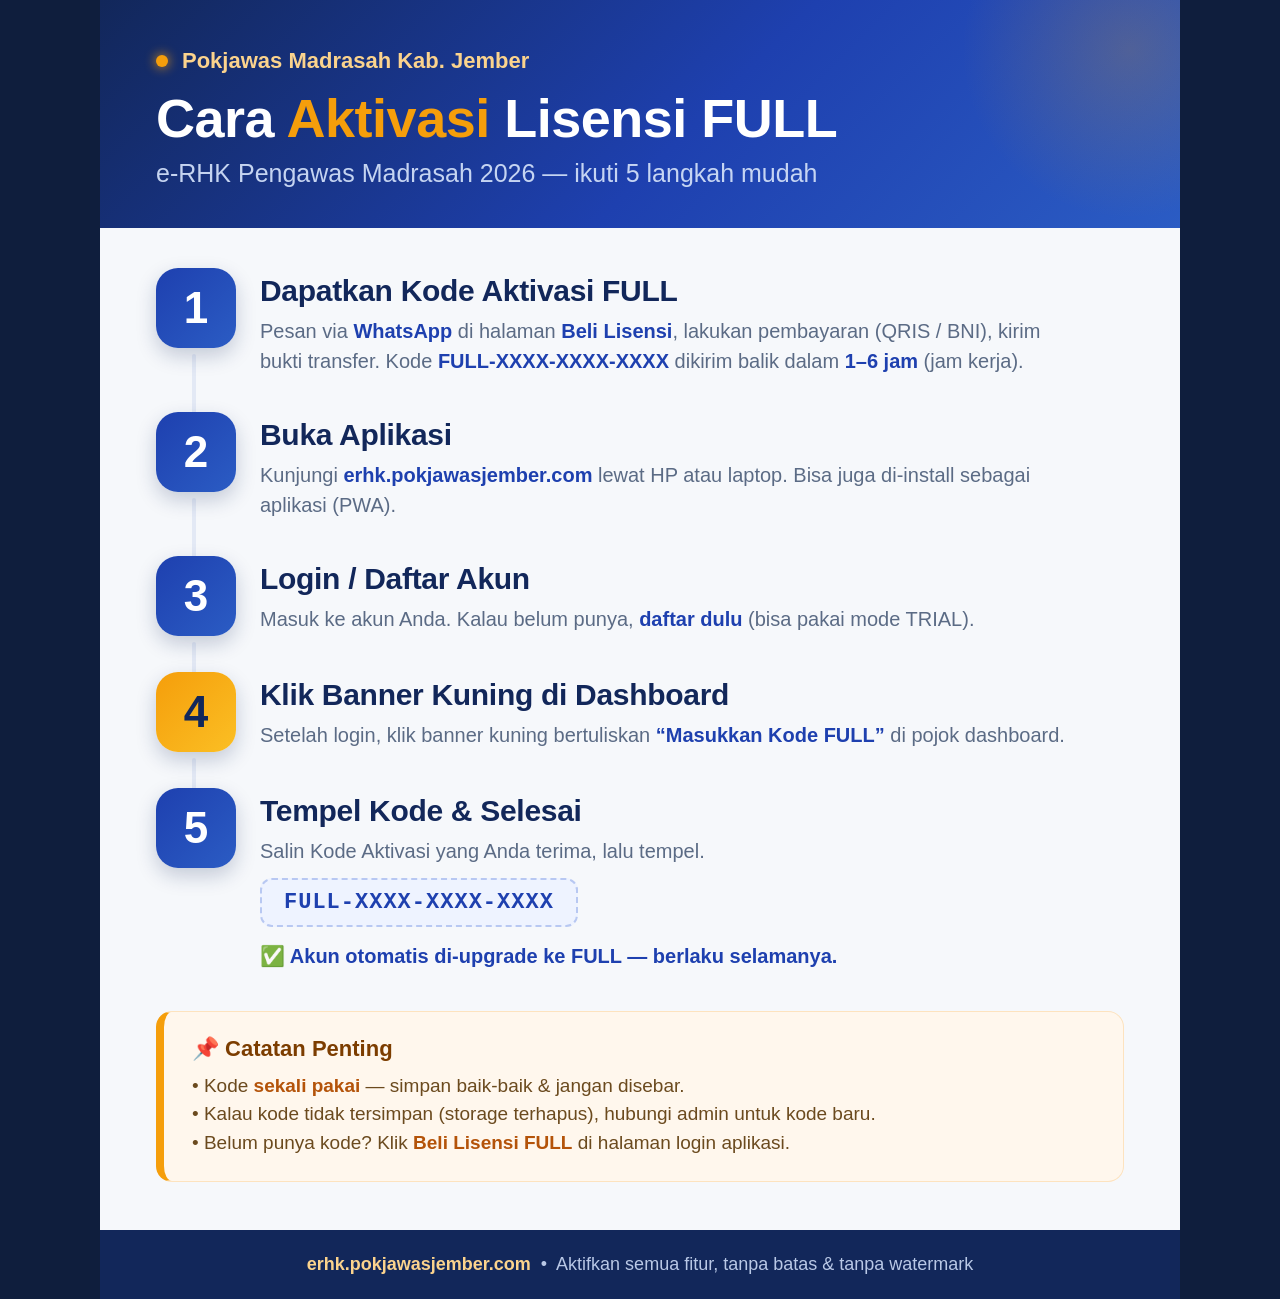
<file: infografis-aktivasi.html>
<!DOCTYPE html>
<html lang="id">
<head>
<meta charset="UTF-8">
<meta name="viewport" content="width=device-width, initial-scale=1.0">
<style>
  * { margin:0; padding:0; box-sizing:border-box; -webkit-font-smoothing:antialiased; }
  body {
    font-family: -apple-system, "Segoe UI", Roboto, "Helvetica Neue", Arial, sans-serif;
    background:#0f1e3d; display:flex; justify-content:center; align-items:flex-start;
    padding:0; margin:0; color:#1a2233;
  }
  .poster { width:1080px; background:#f6f8fb; overflow:hidden; position:relative; }

  /* HEADER */
  .header {
    background:linear-gradient(135deg,#12275a 0%, #1e40af 55%, #2b5cc4 100%);
    color:#fff; padding:48px 56px 40px; position:relative;
  }
  .header::after {
    content:""; position:absolute; right:-120px; top:-120px; width:340px; height:340px;
    background:radial-gradient(circle,#f59e0b33,#f59e0b00 70%); border-radius:50%;
  }
  .brand { display:flex; align-items:center; gap:14px; margin-bottom:16px; font-size:22px; font-weight:600; color:#fbd38d; }
  .brand .dot { width:12px; height:12px; background:#f59e0b; border-radius:50%; box-shadow:0 0 12px #f59e0b; }
  .title { font-size:54px; font-weight:800; line-height:1.05; letter-spacing:-.5px; color:#fff; }
  .title .accent { color:#f59e0b; }
  .subtitle { font-size:25px; font-weight:500; margin-top:12px; opacity:.95; color:#cfddf7; }

  /* STEP TIMELINE */
  .steps { margin:40px 56px 0; display:flex; flex-direction:column; gap:0; position:relative; }
  .step { display:flex; gap:24px; position:relative; padding-bottom:36px; }
  .step:last-child { padding-bottom:0; }
  /* vertical connector */
  .step::before {
    content:""; position:absolute; left:36px; top:86px; bottom:-2px; width:4px;
    background:#e3e9f5; border-radius:4px;
  }
  .step:last-child::before { display:none; }

  .step-num {
    width:80px; height:80px; border-radius:22px; flex-shrink:0; z-index:2;
    display:flex; align-items:center; justify-content:center;
    font-size:44px; font-weight:900; color:#fff;
    background:linear-gradient(135deg,#1e40af,#2b5cc4); box-shadow:0 8px 20px rgba(18,39,90,.22);
  }
  .step.hl .step-num { background:linear-gradient(135deg,#f59e0b,#fbbf24); color:#12275a; }
  .step-body { flex:1; padding-top:6px; }
  .step-title { font-size:30px; font-weight:800; color:#12275a; letter-spacing:-.3px; }
  .step-desc { font-size:20px; color:#5b6b85; line-height:1.5; margin-top:8px; max-width:820px; }
  .step-desc b { color:#1e40af; }

  .codebox {
    display:inline-block; margin-top:12px; background:#eef3ff; border:2px dashed #b8c8f2;
    color:#1e40af; font-family:"SF Mono", Menlo, Consolas, monospace; font-weight:700;
    font-size:22px; padding:10px 22px; border-radius:12px; letter-spacing:1px;
  }

  /* NOTE BOX */
  .note {
    margin:40px 56px 0; background:#fff7ed; border:1px solid #fde3bf; border-left:8px solid #f59e0b;
    border-radius:16px; padding:24px 28px;
  }
  .note h3 { font-size:22px; font-weight:800; color:#7c3d00; margin-bottom:10px; }
  .note p { font-size:19px; color:#6b4a1e; line-height:1.5; }
  .note p b { color:#b45309; }

  /* FOOTER */
  .footer { margin-top:48px; background:#12275a; color:#b9c8e6; text-align:center; padding:24px; font-size:18px; }
  .footer b { color:#fbd38d; }
</style>
</head>
<body>
<div class="poster">

  <div class="header">
    <div class="brand"><span class="dot"></span> Pokjawas Madrasah Kab. Jember</div>
    <div class="title">Cara <span class="accent">Aktivasi</span> Lisensi FULL</div>
    <div class="subtitle">e-RHK Pengawas Madrasah 2026 — ikuti 5 langkah mudah</div>
  </div>

  <div class="steps">

    <div class="step">
      <div class="step-num">1</div>
      <div class="step-body">
        <div class="step-title">Dapatkan Kode Aktivasi FULL</div>
        <div class="step-desc">Pesan via <b>WhatsApp</b> di halaman <b>Beli Lisensi</b>, lakukan pembayaran (QRIS / BNI), kirim bukti transfer. Kode <b>FULL-XXXX-XXXX-XXXX</b> dikirim balik dalam <b>1–6 jam</b> (jam kerja).</div>
      </div>
    </div>

    <div class="step">
      <div class="step-num">2</div>
      <div class="step-body">
        <div class="step-title">Buka Aplikasi</div>
        <div class="step-desc">Kunjungi <b>erhk.pokjawasjember.com</b> lewat HP atau laptop. Bisa juga di-install sebagai aplikasi (PWA).</div>
      </div>
    </div>

    <div class="step">
      <div class="step-num">3</div>
      <div class="step-body">
        <div class="step-title">Login / Daftar Akun</div>
        <div class="step-desc">Masuk ke akun Anda. Kalau belum punya, <b>daftar dulu</b> (bisa pakai mode TRIAL).</div>
      </div>
    </div>

    <div class="step hl">
      <div class="step-num">4</div>
      <div class="step-body">
        <div class="step-title">Klik Banner Kuning di Dashboard</div>
        <div class="step-desc">Setelah login, klik banner kuning bertuliskan <b>“Masukkan Kode FULL”</b> di pojok dashboard.</div>
      </div>
    </div>

    <div class="step">
      <div class="step-num">5</div>
      <div class="step-body">
        <div class="step-title">Tempel Kode &amp; Selesai</div>
        <div class="step-desc">Salin Kode Aktivasi yang Anda terima, lalu tempel.</div>
        <div class="codebox">FULL-XXXX-XXXX-XXXX</div>
        <div class="step-desc" style="margin-top:14px;"><b>✅ Akun otomatis di-upgrade ke FULL — berlaku selamanya.</b></div>
      </div>
    </div>

  </div>

  <div class="note">
    <h3>📌 Catatan Penting</h3>
    <p>• Kode <b>sekali pakai</b> — simpan baik-baik &amp; jangan disebar.</p>
    <p>• Kalau kode tidak tersimpan (storage terhapus), hubungi admin untuk kode baru.</p>
    <p>• Belum punya kode? Klik <b>Beli Lisensi FULL</b> di halaman login aplikasi.</p>
  </div>

  <div class="footer">
    <b>erhk.pokjawasjember.com</b> &nbsp;•&nbsp; Aktifkan semua fitur, tanpa batas &amp; tanpa watermark
  </div>

</div>
</body>
</html>
</file>
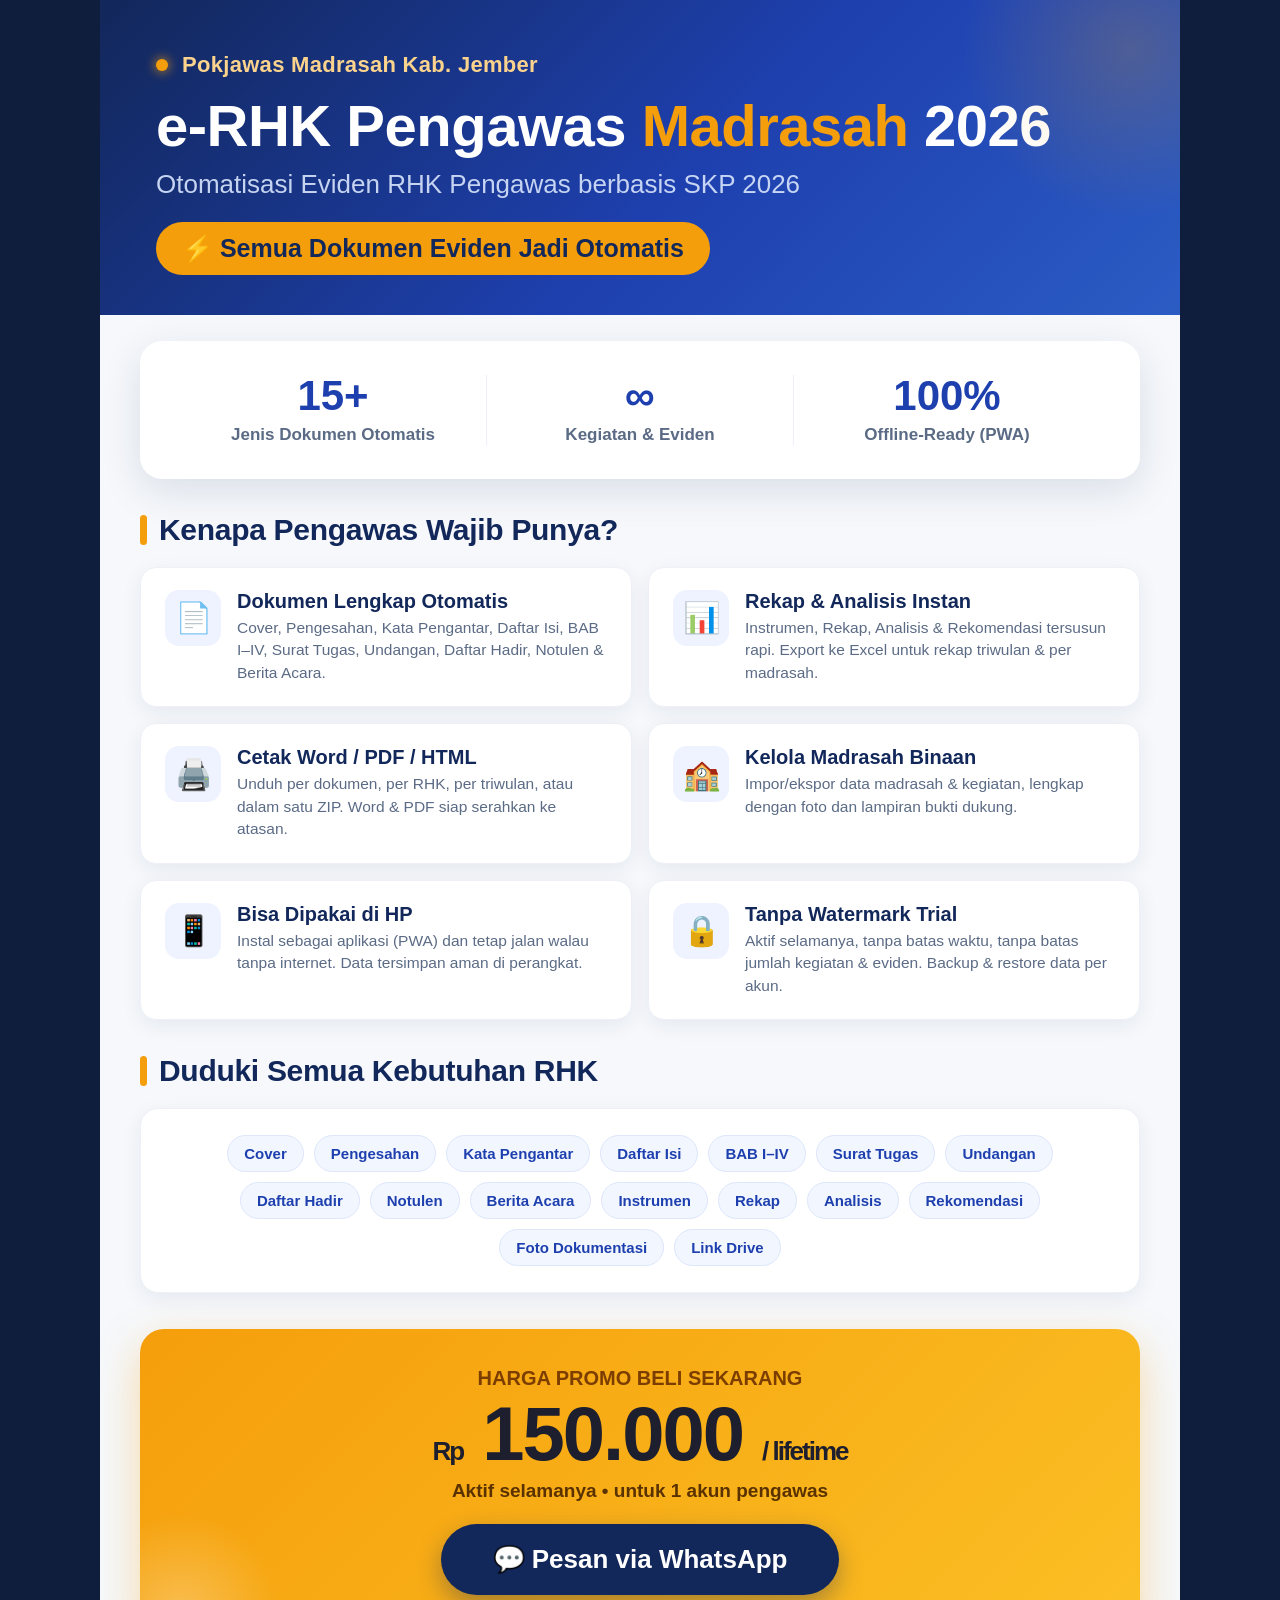
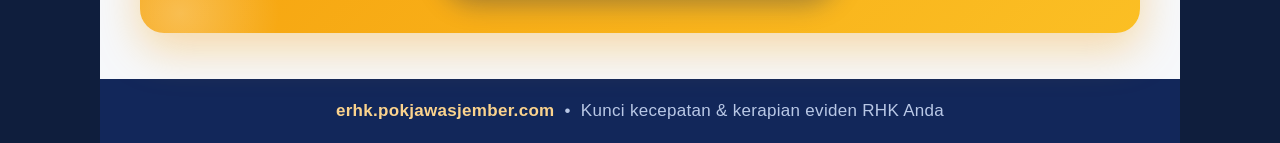
<file: infografis-erhk.html>
<!DOCTYPE html>
<html lang="id">
<head>
<meta charset="UTF-8">
<meta name="viewport" content="width=device-width, initial-scale=1.0">
<style>
  * { margin:0; padding:0; box-sizing:border-box; -webkit-font-smoothing:antialiased; }
  body {
    font-family: -apple-system, "Segoe UI", Roboto, "Helvetica Neue", Arial, sans-serif;
    background:#0f1e3d;
    display:flex; justify-content:center; align-items:flex-start;
    padding:0; margin:0; color:#1a2233;
  }
  .poster {
    width:1080px; background:#f6f8fb; overflow:hidden; position:relative;
  }
  /* ============ HEADER ============ */
  .header {
    background:linear-gradient(135deg,#12275a 0%, #1e40af 55%, #2b5cc4 100%);
    color:#fff; padding:52px 56px 40px; position:relative;
  }
  .header::after {
    content:""; position:absolute; right:-120px; top:-120px; width:340px; height:340px;
    background:radial-gradient(circle,#f59e0b33,#f59e0b00 70%); border-radius:50%;
  }
  .brand {
    display:flex; align-items:center; gap:14px; margin-bottom:18px;
    font-size:22px; font-weight:600; letter-spacing:.3px; color:#fbd38d;
  }
  .brand .dot { width:12px; height:12px; background:#f59e0b; border-radius:50%; box-shadow:0 0 12px #f59e0b; }
  .title {
    font-size:58px; font-weight:800; line-height:1.05; letter-spacing:-.5px;
  }
  .title .accent { color:#f59e0b; }
  .subtitle {
    font-size:26px; font-weight:500; margin-top:12px; opacity:.95; color:#cfddf7;
  }
  .tagline {
    display:inline-block; margin-top:22px; background:#f59e0b; color:#12275a;
    font-weight:800; font-size:25px; padding:12px 26px; border-radius:40px;
  }
  /* ============ HERO CHIPS ============ */
  .hero {
    background:#fff; margin:26px 40px 0; border-radius:22px;
    box-shadow:0 12px 40px rgba(18,39,90,.12);
    padding:34px 40px; display:flex; justify-content:space-between;
  }
  .hero-stat { text-align:center; flex:1; }
  .hero-stat .num { font-size:42px; font-weight:800; color:#1e40af; line-height:1; }
  .hero-stat .lbl { font-size:17px; color:#5b6b85; margin-top:8px; font-weight:600; }
  .hero-stat + .hero-stat { border-left:1px solid #eef1f7; }
  /* ============ SECTION ============ */
  .section {
    margin:34px 40px 0;
  }
  .section-head {
    display:flex; align-items:center; gap:12px; margin-bottom:20px;
  }
  .section-head .bar { width:7px; height:30px; background:#f59e0b; border-radius:6px; }
  .section-head h2 { font-size:30px; font-weight:800; color:#12275a; letter-spacing:-.3px; }
  .grid { display:grid; grid-template-columns:1fr 1fr; gap:16px; }
  /* feature card */
  .feature {
    background:#fff; border-radius:16px; padding:22px 24px;
    display:flex; gap:16px; align-items:flex-start;
    box-shadow:0 6px 20px rgba(18,39,90,.07);
    border:1px solid #edf0f6;
  }
  .feature .ico {
    width:56px; height:56px; border-radius:14px; flex-shrink:0;
    display:flex; align-items:center; justify-content:center; font-size:30px;
    background:#eef3ff;
  }
  .feature h3 { font-size:20px; font-weight:800; color:#12275a; margin-bottom:4px; }
  .feature p { font-size:15.5px; color:#5b6b85; line-height:1.45; }
  /* ============ DOC BADGES ============ */
  .docs {
    background:#fff; border-radius:18px; padding:26px 28px;
    box-shadow:0 6px 20px rgba(18,39,90,.07); border:1px solid #edf0f6;
  }
  .docs h3 { font-size:20px; font-weight:800; color:#12275a; margin-bottom:16px; text-align:center; }
  .doc-row { display:flex; flex-wrap:wrap; gap:10px; justify-content:center; }
  .doc-chip {
    background:#f2f6ff; border:1px solid #dde6fb; color:#1e40af;
    font-size:15px; font-weight:600; padding:9px 16px; border-radius:30px;
  }
  /* ============ PRICE CTA ============ */
  .cta {
    margin:36px 40px 46px;
    background:linear-gradient(135deg,#f59e0b,#fbbf24);
    border-radius:24px; padding:38px 44px; text-align:center;
    box-shadow:0 16px 44px rgba(245,158,11,.35);
    position:relative; overflow:hidden;
  }
  .cta::after {
    content:""; position:absolute; left:-60px; bottom:-80px; width:200px; height:200px;
    background:radial-gradient(circle,#fff4,#fff0 70%); border-radius:50%;
  }
  .cta .eyebrow { font-size:20px; font-weight:700; color:#7c3d00; margin-bottom:6px; }
  .cta .price { font-size:76px; font-weight:900; color:#1e1f2e; line-height:1; letter-spacing:-2px; }
  .cta .price small { font-size:26px; font-weight:700; }
  .cta .desc { font-size:19px; font-weight:700; color:#5a3200; margin-top:8px; }
  .btn {
    display:inline-block; margin-top:22px; background:#12275a; color:#fff;
    font-size:26px; font-weight:800; padding:20px 52px; border-radius:60px;
    box-shadow:0 10px 24px rgba(18,39,90,.35);
  }
  /* ============ FOOTER ============ */
  .footer {
    background:#12275a; color:#b9c8e6; text-align:center; padding:22px;
    font-size:17px; letter-spacing:.3px;
  }
  .footer b { color:#fbd38d; }
</style>
</head>
<body>
<div class="poster">

  <!-- HEADER -->
  <div class="header">
    <div class="brand"><span class="dot"></span> Pokjawas Madrasah Kab. Jember</div>
    <div class="title">e-RHK Pengawas <span class="accent">Madrasah</span> 2026</div>
    <div class="subtitle">Otomatisasi Eviden RHK Pengawas berbasis SKP 2026</div>
    <div class="tagline">⚡ Semua Dokumen Eviden Jadi Otomatis</div>
  </div>

  <!-- HERO CHIPS -->
  <div class="hero">
    <div class="hero-stat"><div class="num">15+</div><div class="lbl">Jenis Dokumen Otomatis</div></div>
    <div class="hero-stat"><div class="num">∞</div><div class="lbl">Kegiatan &amp; Eviden</div></div>
    <div class="hero-stat"><div class="num">100%</div><div class="lbl">Offline-Ready (PWA)</div></div>
  </div>

  <!-- FEATURES -->
  <div class="section">
    <div class="section-head"><div class="bar"></div><h2>Kenapa Pengawas Wajib Punya?</h2></div>
    <div class="grid">
      <div class="feature"><div class="ico">📄</div><div><h3>Dokumen Lengkap Otomatis</h3><p>Cover, Pengesahan, Kata Pengantar, Daftar Isi, BAB I–IV, Surat Tugas, Undangan, Daftar Hadir, Notulen &amp; Berita Acara.</p></div></div>
      <div class="feature"><div class="ico">📊</div><div><h3>Rekap &amp; Analisis Instan</h3><p>Instrumen, Rekap, Analisis &amp; Rekomendasi tersusun rapi. Export ke Excel untuk rekap triwulan &amp; per madrasah.</p></div></div>
      <div class="feature"><div class="ico">🖨️</div><div><h3>Cetak Word / PDF / HTML</h3><p>Unduh per dokumen, per RHK, per triwulan, atau dalam satu ZIP. Word &amp; PDF siap serahkan ke atasan.</p></div></div>
      <div class="feature"><div class="ico">🏫</div><div><h3>Kelola Madrasah Binaan</h3><p>Impor/ekspor data madrasah &amp; kegiatan, lengkap dengan foto dan lampiran bukti dukung.</p></div></div>
      <div class="feature"><div class="ico">📱</div><div><h3>Bisa Dipakai di HP</h3><p>Instal sebagai aplikasi (PWA) dan tetap jalan walau tanpa internet. Data tersimpan aman di perangkat.</p></div></div>
      <div class="feature"><div class="ico">🔒</div><div><h3>Tanpa Watermark Trial</h3><p>Aktif selamanya, tanpa batas waktu, tanpa batas jumlah kegiatan &amp; eviden. Backup &amp; restore data per akun.</p></div></div>
    </div>
  </div>

  <!-- DOC TYPES -->
  <div class="section">
    <div class="section-head"><div class="bar"></div><h2>Duduki Semua Kebutuhan RHK</h2></div>
    <div class="docs">
      <div class="doc-row">
        <span class="doc-chip">Cover</span>
        <span class="doc-chip">Pengesahan</span>
        <span class="doc-chip">Kata Pengantar</span>
        <span class="doc-chip">Daftar Isi</span>
        <span class="doc-chip">BAB I–IV</span>
        <span class="doc-chip">Surat Tugas</span>
        <span class="doc-chip">Undangan</span>
        <span class="doc-chip">Daftar Hadir</span>
        <span class="doc-chip">Notulen</span>
        <span class="doc-chip">Berita Acara</span>
        <span class="doc-chip">Instrumen</span>
        <span class="doc-chip">Rekap</span>
        <span class="doc-chip">Analisis</span>
        <span class="doc-chip">Rekomendasi</span>
        <span class="doc-chip">Foto Dokumentasi</span>
        <span class="doc-chip">Link Drive</span>
      </div>
    </div>
  </div>

  <!-- CTA -->
  <div class="cta">
    <div class="eyebrow">HARGA PROMO BELI SEKARANG</div>
    <div class="price"><small>Rp</small> 150.000 <small>/ lifetime</small></div>
    <div class="desc">Aktif selamanya • untuk 1 akun pengawas</div>
    <div class="btn">💬 Pesan via WhatsApp</div>
  </div>

  <!-- FOOTER -->
  <div class="footer">
    <b>erhk.pokjawasjember.com</b> &nbsp;•&nbsp; Kunci kecepatan &amp; kerapian eviden RHK Anda
  </div>

</div>
</body>
</html>
</file>
